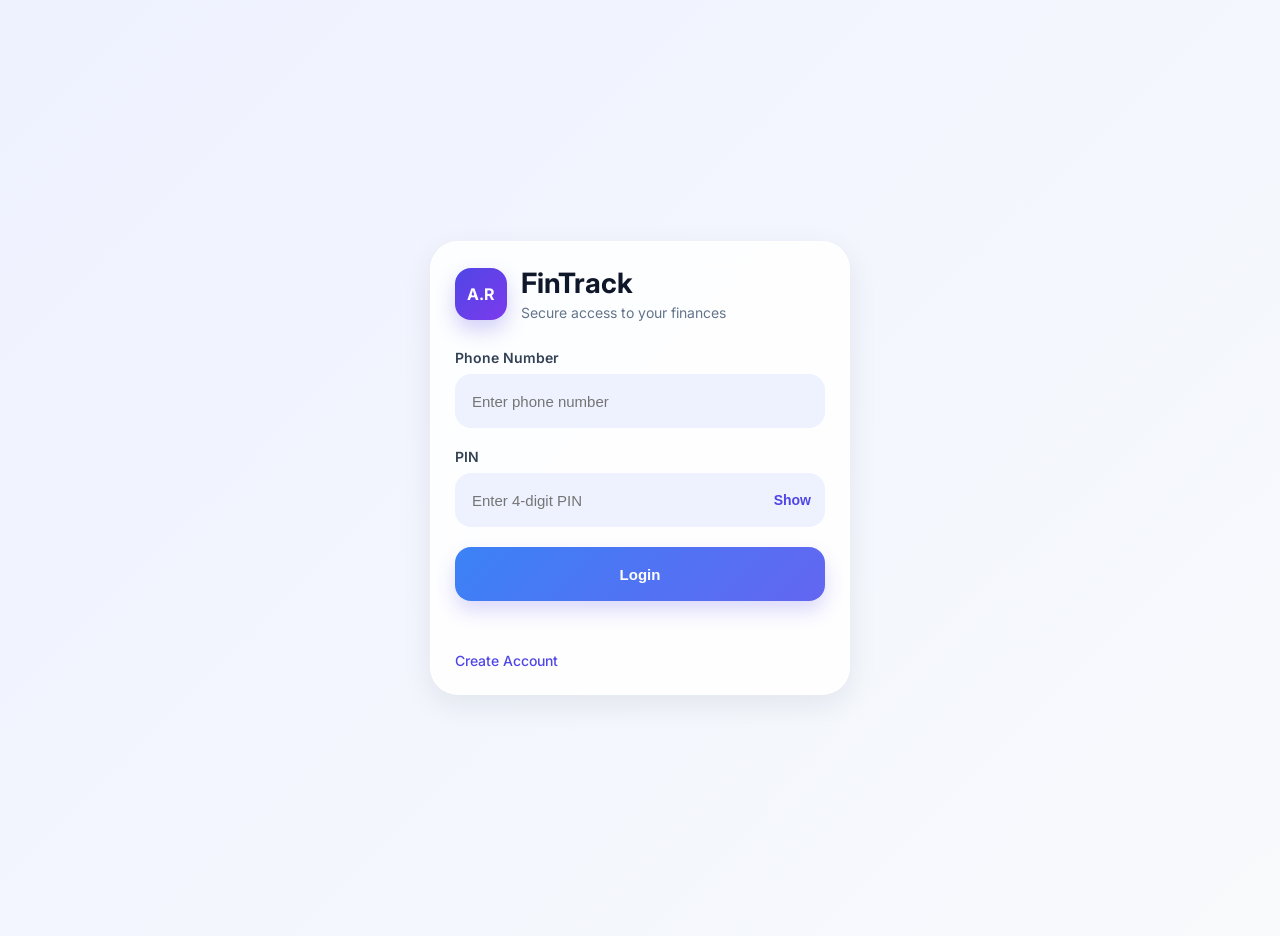
<file: index.html>
<!DOCTYPE html>
<html lang="en">

<head>

    <meta charset="UTF-8">

    <meta
        name="viewport"
        content="width=device-width, initial-scale=1.0"
    >

    <title>Login - FinTrack</title>

    <link
        rel="stylesheet"
        href="css/style.css"
    >

</head>

<body>

    <div class="page-shell">

        <div class="login-card">

            <div class="login-brand">

                <div class="brand-mark">
                    A.R
                </div>

                <div>

                    <h1>FinTrack</h1>

                    <p>
                        Secure access to your finances
                    </p>

                </div>

            </div>

            <form
                id="loginForm"
                class="login-form"
                novalidate
            >

                <!-- PHONE -->
                <div class="field-group">

                    <label for="phone">
                        Phone Number
                    </label>

                    <input
                        id="phone"
                        type="tel"
                        maxlength="10"
                        placeholder="Enter phone number"
                        autocomplete="tel"
                    />

                </div>

                <!-- PIN -->
                <div class="field-group">

                    <label for="pin">
                        PIN
                    </label>

                    <div class="pin-field">

                        <input
                            id="pin"
                            type="password"
                            maxlength="4"
                            placeholder="Enter 4-digit PIN"
                            autocomplete="current-password"
                        />

                        <button
                            type="button"
                            id="togglePin"
                            class="toggle-pin"
                        >
                            Show
                        </button>

                    </div>

                </div>

                <!-- LOGIN BUTTON -->
                <button
                    type="submit"
                    class="btn-primary"
                >
                    Login
                </button>

                <!-- MESSAGE -->
                <p
                    id="message"
                    class="message"
                ></p>

                <!-- REGISTER LINK -->
                <div class="meta-row">

                    <a
                        href="register.html"
                        class="meta-link"
                    >
                        Create Account
                    </a>

                </div>

            </form>

        </div>

    </div>

    <!-- LOGIN SCRIPT -->
    <script src="js/login.js"></script>

</body>

</html>
</file>
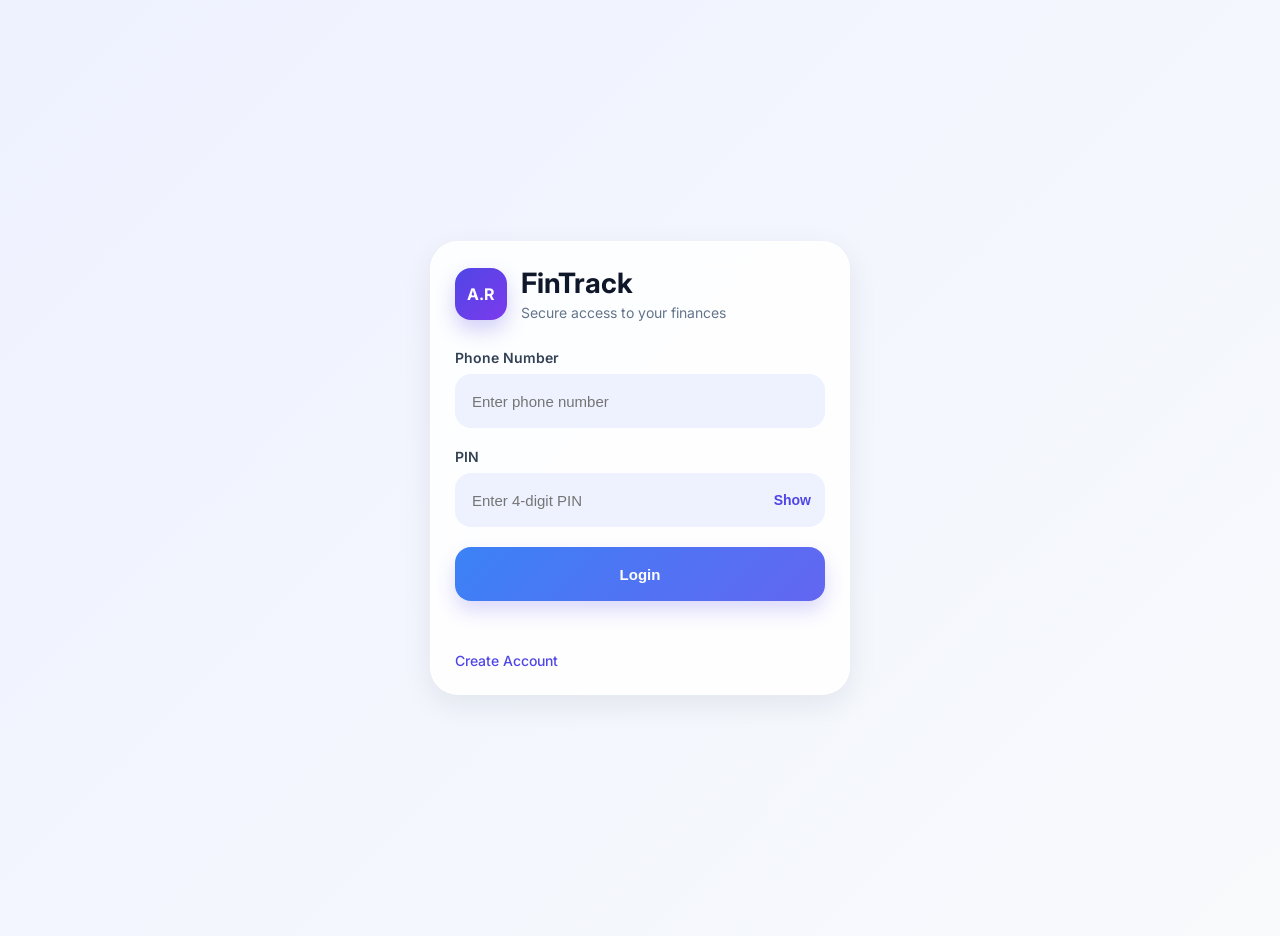
<file: add-expense.html>
<!DOCTYPE html>
<html lang="en">
<head>
    <meta charset="UTF-8">
    <meta name="viewport" content="width=device-width, initial-scale=1.0">
    <title>Add Expense - FinTrack</title>
    <link rel="stylesheet" href="css/style.css">
</head>
<body>
    <div class="page-shell">
        <div class="expense-card">

            <div class="expense-header">
                <div>
                    <button class="back-btn" onclick="window.location.href='dashboard.html'"> Back</button>
                    <h1>Add Expense</h1>
                    <p class="dashboard-subtitle">Track your spending easily.</p>
                </div>
                <div class="expense-art" aria-hidden="true">
                    <span class="coin coin-red coin-1"></span>
                    <span class="coin coin-pink coin-2"></span>
                    <span class="coin coin-red coin-3"></span>
                    <span class="bill bill-expense bill-1"></span>
                </div>
            </div>

            <form id="expenseForm" class="expense-form" novalidate>

                <div class="field-group">
                    <label for="amount">Amount</label>
                    <input type="number" id="amount" placeholder="Amount" min="1" />
                </div>

                <div class="field-group">
                    <label for="category">Category</label>
                    <select id="category">
                        <option value="">Select Category</option>
                        <option value="Food">Food</option>
                        <option value="Transport">Transport</option>
                        <option value="Shopping">Shopping</option>
                        <option value="Bills">Bills</option>
                        <option value="Entertainment">Entertainment</option>
                        <option value="Health">Health</option>
                        <option value="Other">Other</option>
                    </select>
                </div>

                <div class="field-group">
                    <label for="mode">Mode</label>
                    <select id="mode">
                        <option value="">Select Mode</option>
                        <option value="Cash">Cash</option>
                        <option value="Debit Card">Debit Card</option>
                        <option value="Credit Card">Credit Card</option>
                        <option value="UPI">UPI</option>
                        <option value="Other">Other</option>
                    </select>
                </div>

                <div class="field-group">
                    <label for="date">Date</label>
                    <input type="date" id="date" />
                </div>

                <div class="field-group hidden" id="otherCategoryWrapper">
                    <label for="otherCategory">Custom category</label>
                    <input type="text" id="otherCategory" placeholder="Custom category" />
                </div>

                <div class="field-group">
                    <label for="note">Note</label>
                    <input type="text" id="note" placeholder="Note" />
                </div>

                <button type="button" class="btn-primary" onclick="addExpense()">Add Expense</button>

                <p id="message" class="message"></p>

            </form>
        </div>
    </div>

    <script src="js/expense.js"></script>
</body>
</html>
</file>
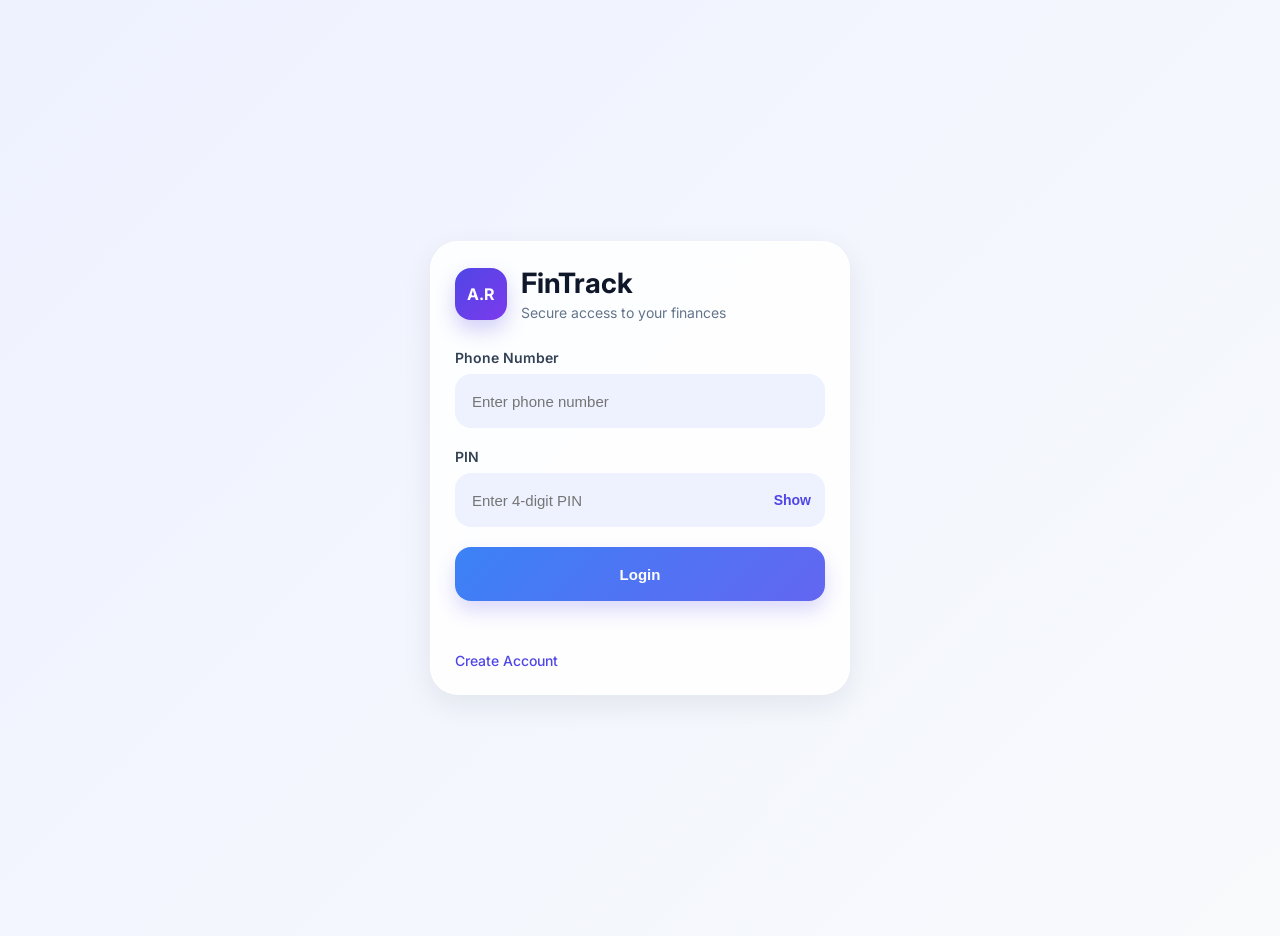
<file: add-income.html>
<!DOCTYPE html>
<html lang="en">
<head>
    <meta charset="UTF-8">
    <meta name="viewport" content="width=device-width, initial-scale=1.0">
    <title>Add Income - FinTrack</title>
    <link rel="stylesheet" href="css/style.css">
</head>
<body>
    <div class="page-shell">
        <div class="income-card">
            <div class="income-header">
                <div>
                    <button class="back-btn" onclick="window.location.href='dashboard.html'" aria-label="Back to Dashboard"> Back</button>
                    <h1>Add Income</h1>
                    <p class="dashboard-subtitle">Add your income sources quickly and easily.</p>
                </div>
                <div class="income-art" aria-hidden="true">
                    <span class="coin coin-gold coin-1"></span>
                    <span class="coin coin-green coin-2"></span>
                    <span class="coin coin-gold coin-3"></span>
                    <span class="bill bill-1"></span>
                </div>
            </div>

            <form id="incomeForm" class="income-form" novalidate>
                <div class="field-group">
                    <label for="amount">Amount</label>
                    <input type="number" id="amount" placeholder="Amount" min="1" />
                </div>

                <div class="field-group">
                    <label for="category">Category</label>
                    <select id="category">
                        <option value="">Select Category</option>
                        <option value="Salary">Salary</option>
                        <option value="Freelance">Freelance</option>
                        <option value="Business">Business</option>
                        <option value="Investment">Investment</option>
                        <option value="Gift">Gift</option>
                        <option value="Other">Other</option>
                    </select>
                </div>

                <div class="field-group">
                    <label for="mode">Mode</label>
                    <select id="mode">
                        <option value="">Select Mode</option>
                        <option value="Cash">Cash</option>
                        <option value="Bank">Bank</option>
                        <option value="Others">Others</option>
                    </select>
                </div>

                <div class="field-group">
                    <label for="date">Date</label>
                    <input type="date" id="date" />
                </div>

                <div class="field-group hidden" id="otherCategoryWrapper">
                    <label for="otherCategory">Custom category</label>
                    <input type="text" id="otherCategory" placeholder="Custom category" />
                </div>

                <div class="field-group">
                    <label for="note">Note</label>
                    <input type="text" id="note" placeholder="Note" />
                </div>

                <button type="button" class="btn-primary" onclick="addIncome()">Add Income</button>
                <p id="message" class="message"></p>
            </form>
        </div>
    </div>

    <script src="js/income.js"></script>
</body>
</html>
</file>
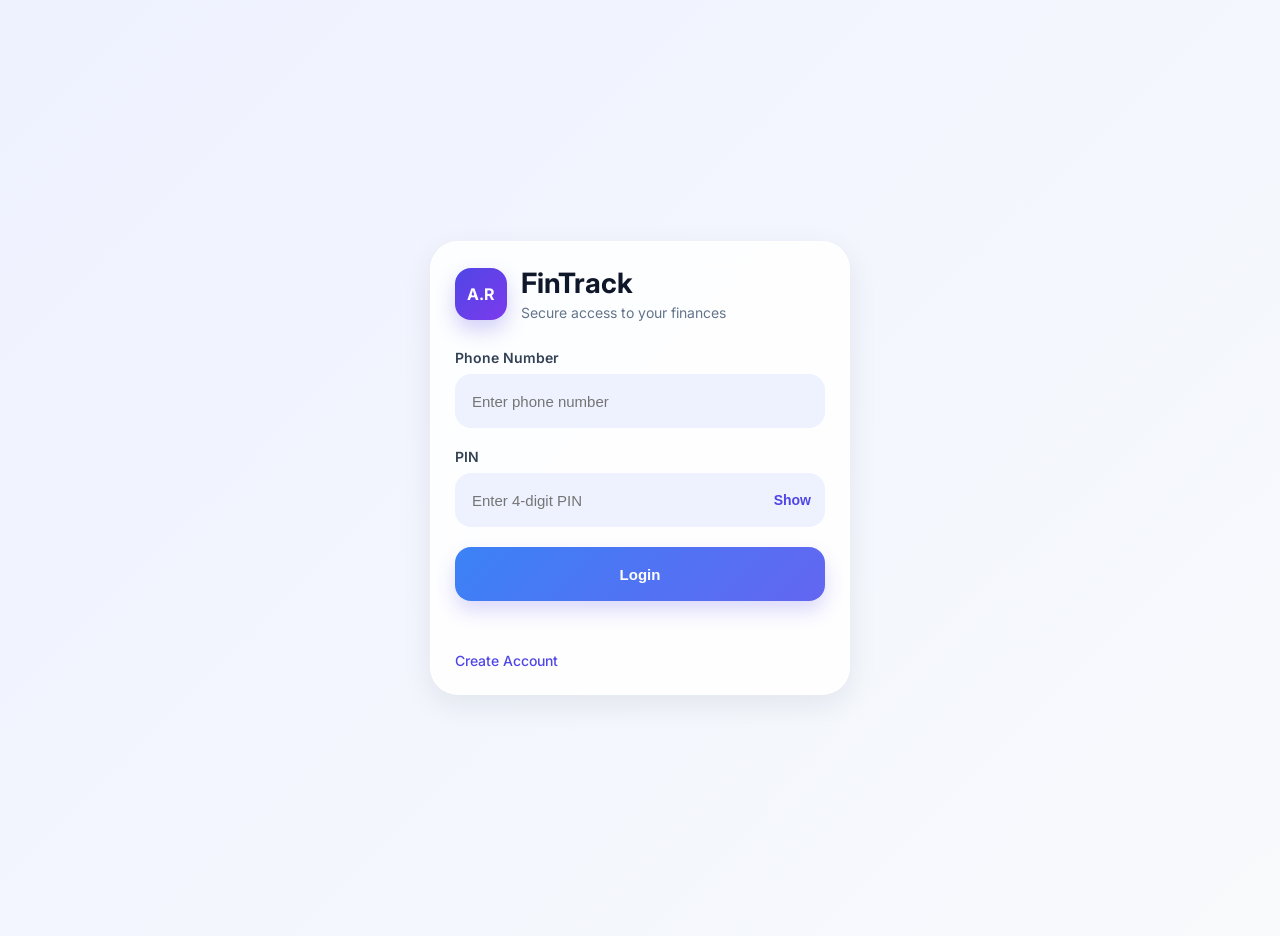
<file: dashboard.html>
<!DOCTYPE html>
<html lang="en">
<head>
    <meta charset="UTF-8">
    <meta name="viewport" content="width=device-width, initial-scale=1.0">
    <title>Dashboard - FinTrack</title>

    <link rel="stylesheet" href="css/style.css">
</head>

<body>

<div class="page-shell">

    <div class="dashboard-card">

        <!-- HEADER -->
        <header class="dashboard-header">

            <div>

                <h2 id="welcome"></h2>

                <p class="dashboard-subtitle">
                    Track your income, expenses, and stay on top of your goals.
                </p>

            </div>

            <button
                class="btn-secondary small"
                onclick="logout()"
            >
                Logout
            </button>

        </header>

        <!-- SUMMARY -->
        <div class="summary-cards">

            <div class="card">
                <h3>Balance</h3>
                <p id="balance">₹0</p>
            </div>

            <div class="card">
                <h3>Income</h3>
                <p id="income">₹0</p>
            </div>

            <div class="card">
                <h3>Expense</h3>
                <p id="expense">₹0</p>
            </div>

        </div>

        <!-- FEATURES -->
        <section class="dashboard-grid">

            <button
                class="dashboard-button"
                onclick="goToAddIncome()"
            >
                Add Income
            </button>

            <button
                class="dashboard-button"
                onclick="goToAddExpense()"
            >
                Add Expense
            </button>

            <button
                class="dashboard-button"
                onclick="goToViewTransactions()"
            >
                View Transactions
            </button>

            <button
                class="dashboard-button"
                onclick="goToAnalytics()"
            >
                Analytics Dashboard
            </button>

            <button
                class="dashboard-button"
                onclick="window.location.href='monthly-summary.html'"
            >
                Monthly Summary
            </button>

            <button
                class="dashboard-button"
                onclick="window.location.href='export-data.html'"
            >
                Export Data
            </button>

        </section>

        <!-- ACCOUNT ACTIONS -->
        <section class="dashboard-actions">

            <button
                class="btn-danger"
                onclick="deleteAccount()"
            >
                Delete Account
            </button>

        </section>

    </div>

</div>

<script src="js/dashboard.js"></script>

</body>
</html>
</file>
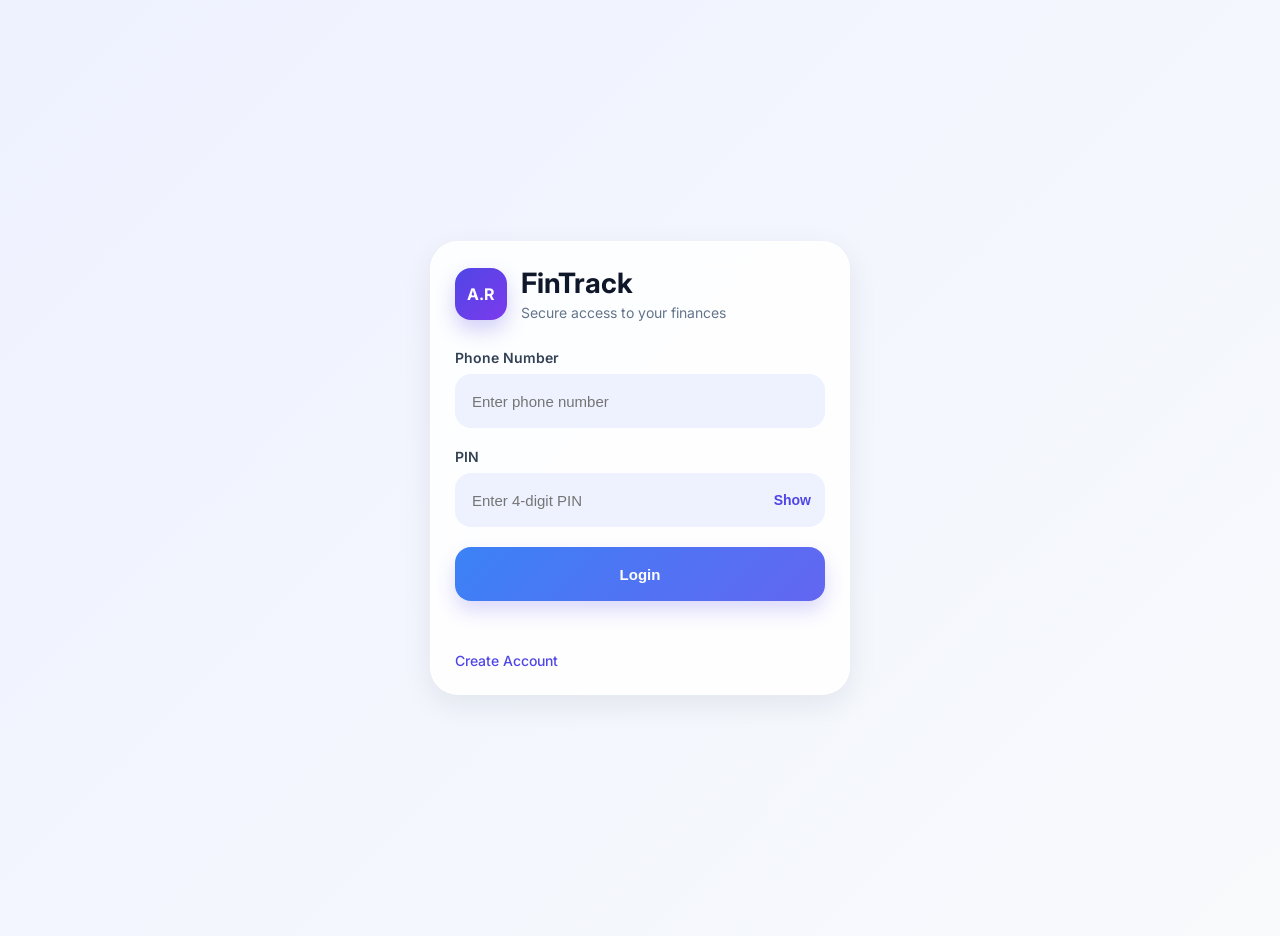
<file: export-data.html>
<!DOCTYPE html>
<html lang="en">
<head>
    <meta charset="UTF-8">
    <meta name="viewport" content="width=device-width, initial-scale=1.0">
    <title>Export Data - FinTrack</title>

    <link rel="stylesheet" href="css/style.css">
</head>

<body>

<div class="page-shell">

    <div class="transactions-card">

        <!-- HEADER -->
        <div class="transactions-header">

            <div>

                <button
                    class="back-btn"
                    onclick="window.location.href='dashboard.html'"
                >
                    Back
                </button>

                <h1>Export Data</h1>

                <p class="dashboard-subtitle">
                    Download your financial reports and transactions
                </p>

            </div>

        </div>

        <!-- EXPORT OPTIONS -->
        <div class="export-grid">

            <!-- EXPORT ALL -->
            <div class="card export-card">

                <h3>Export All Transactions</h3>

                <p>
                    Download complete income and expense history
                </p>

                <button
                    class="btn-primary"
                    onclick="exportAllTransactions()"
                >
                    Export CSV
                </button>

            </div>

            <!-- EXPORT INCOME -->
            <div class="card export-card">

                <h3>Export Income</h3>

                <p>
                    Download only income transactions
                </p>

                <button
                    class="btn-primary"
                    onclick="exportIncome()"
                >
                    Export Income CSV
                </button>

            </div>

            <!-- EXPORT EXPENSE -->
            <div class="card export-card">

                <h3>Export Expense</h3>

                <p>
                    Download only expense transactions
                </p>

                <button
                    class="btn-primary"
                    onclick="exportExpense()"
                >
                    Export Expense CSV
                </button>

            </div>

        </div>

        <!-- MONTHLY EXPORT -->
        <div class="chart-container">

            <h2>Monthly Export</h2>

            <div class="top-controls">

                <input
                    type="month"
                    id="monthSelector"
                    class="date-input"
                >

                <button
                    class="btn-primary"
                    onclick="exportMonthlyReport()"
                >
                    Export Monthly CSV
                </button>

            </div>

        </div>

    </div>

</div>

<script src="js/export-data.js"></script>

</body>
</html>
</file>
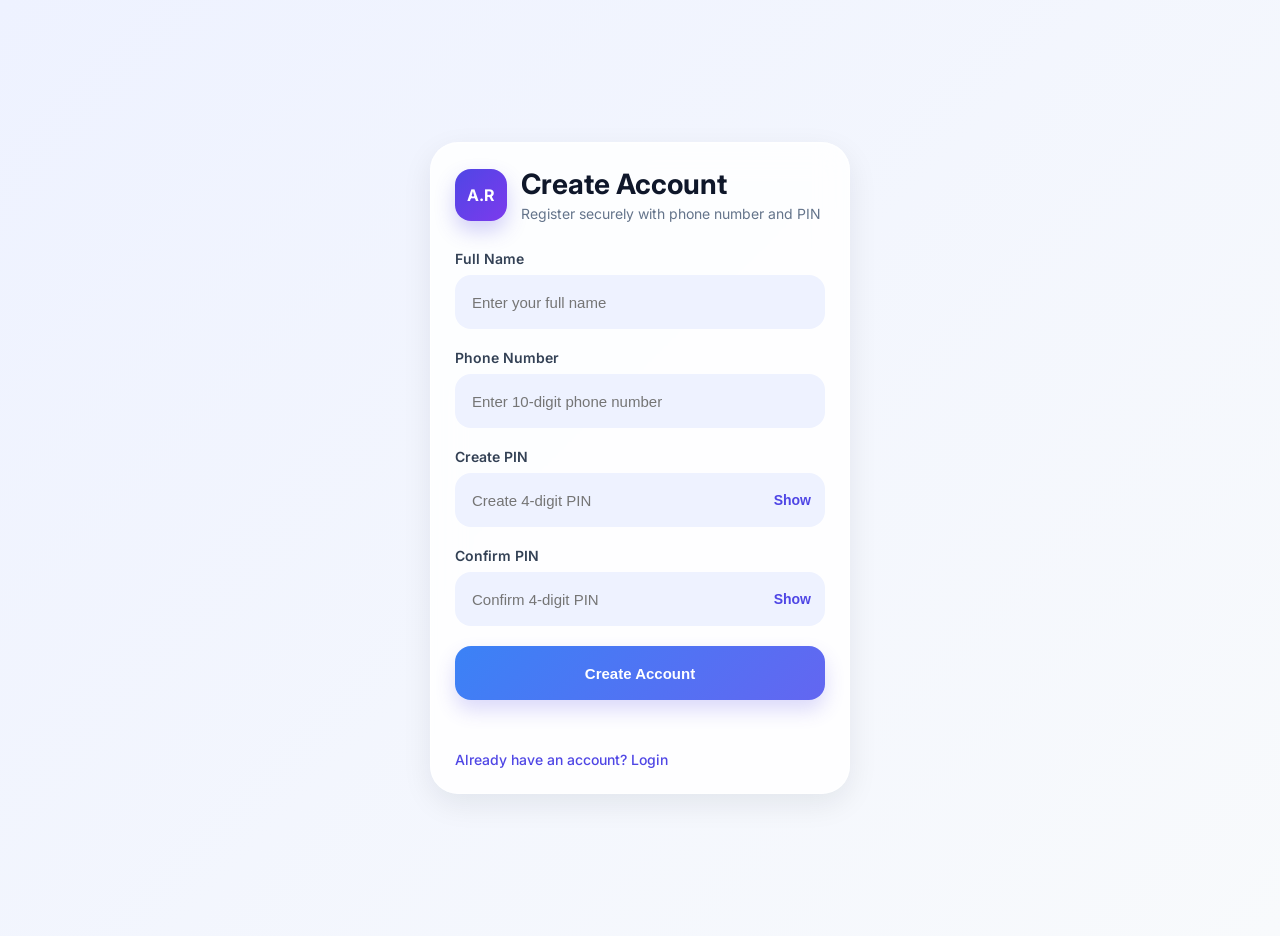
<file: register.html>
<!DOCTYPE html>
<html lang="en">

<head>

    <meta charset="UTF-8">

    <meta
        name="viewport"
        content="width=device-width, initial-scale=1.0"
    >

    <title>Create Account - FinTrack</title>

    <link
        rel="stylesheet"
        href="css/style.css"
    >

</head>

<body>

<div class="page-shell">

    <div class="login-card">

        <div class="login-brand">

            <div class="brand-mark">
                A.R
            </div>

            <div>

                <h1>Create Account</h1>

                <p>
                    Register securely with phone number and PIN
                </p>

            </div>

        </div>

        <form
            id="registerForm"
            class="login-form"
            novalidate
        >

            <!-- NAME -->
            <div class="field-group">

                <label for="name">
                    Full Name
                </label>

                <input
                    id="name"
                    type="text"
                    placeholder="Enter your full name"
                />

            </div>

            <!-- PHONE -->
            <div class="field-group">

                <label for="phone">
                    Phone Number
                </label>

                <input
                    id="phone"
                    type="tel"
                    maxlength="10"
                    placeholder="Enter 10-digit phone number"
                />

            </div>

            <!-- PIN -->
            <div class="field-group">

                <label for="pin">
                    Create PIN
                </label>

                <div class="pin-field">

                    <input
                        id="pin"
                        type="password"
                        maxlength="4"
                        placeholder="Create 4-digit PIN"
                    />

                    <button
                        type="button"
                        id="togglePin"
                        class="toggle-pin"
                    >
                        Show
                    </button>

                </div>

            </div>

            <!-- CONFIRM PIN -->
            <div class="field-group">

                <label for="confirmPin">
                    Confirm PIN
                </label>

                <div class="pin-field">

                    <input
                        id="confirmPin"
                        type="password"
                        maxlength="4"
                        placeholder="Confirm 4-digit PIN"
                    />

                    <button
                        type="button"
                        id="toggleConfirmPin"
                        class="toggle-pin"
                    >
                        Show
                    </button>

                </div>

            </div>

            <!-- REGISTER BUTTON -->
            <button
                type="submit"
                class="btn-primary"
            >
                Create Account
            </button>

            <!-- MESSAGE -->
            <p
                id="message"
                class="message"
            ></p>

            <!-- LOGIN LINK -->
            <div class="meta-row">

                <a
                    href="index.html"
                    class="meta-link"
                >
                    Already have an account? Login
                </a>

            </div>

        </form>

    </div>

</div>

<script src="js/auth.js"></script>

</body>

</html>
</file>
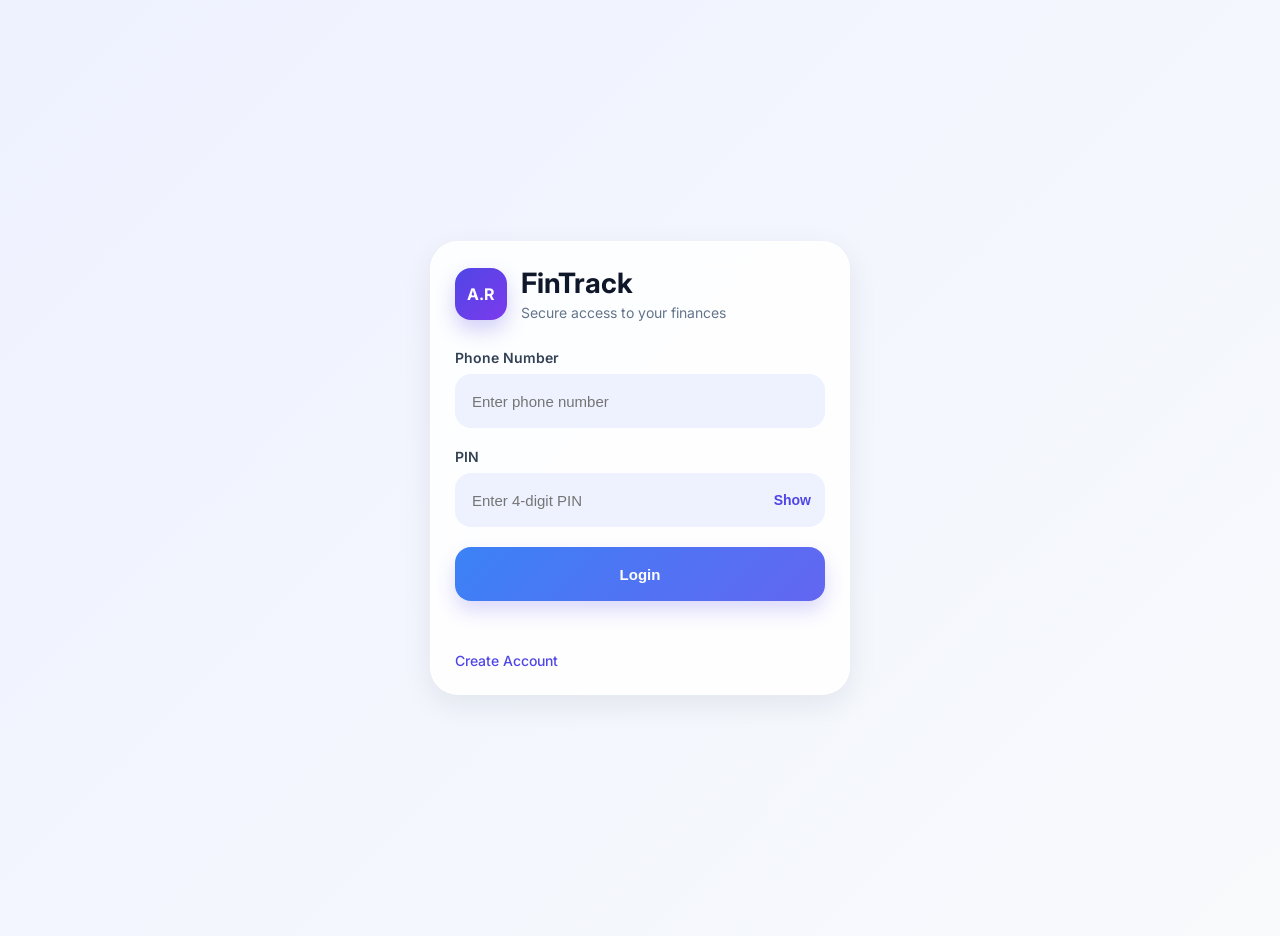
<file: view-transactions.html>
<!DOCTYPE html>
<html lang="en">
<head>
    <meta charset="UTF-8">
    <meta name="viewport" content="width=device-width, initial-scale=1.0">
    <title>View Transactions - FinTrack</title>
    <link rel="stylesheet" href="css/style.css">
</head>
<body>

<div class="page-shell">

    <div class="transactions-card">

        <!-- Header -->
        <div class="transactions-header">
            <div>
                <button class="back-btn" onclick="window.location.href='dashboard.html'">
                    Back
                </button>

                <h1>View Transactions</h1>

                <p class="dashboard-subtitle">
                    View and manage all your transactions.
                </p>
            </div>
        </div>

        <!-- Summary -->
        <div class="summary-cards">

            <div class="card">
                <h3>Total Income</h3>
                <p id="totalIncome">₹0</p>
            </div>

            <div class="card">
                <h3>Total Expense</h3>
                <p id="totalExpense">₹0</p>
            </div>

            <div class="card">
                <h3>Balance</h3>
                <p id="balance">₹0</p>
            </div>

        </div>

        <!-- FILTERS -->
<div class="top-controls">
                
    <!-- Category Filter -->
<select
    id="categoryFilter"
    onchange="filterByCategory()"
    class="date-input"
>
    <option value="">All Categories</option>

    <optgroup label="Income">
        <option value="Salary">Salary</option>
        <option value="Freelance">Freelance</option>
        <option value="Business">Business</option>
        <option value="Investment">Investment</option>
        <option value="Gift">Gift</option>
    </optgroup>

    <optgroup label="Expense">
        <option value="Food">Food</option>
        <option value="Travel">Travel</option>
        <option value="Shopping">Shopping</option>
        <option value="Bills">Bills</option>
        <option value="Medical">Medical</option>
        <option value="Entertainment">Entertainment</option>
    </optgroup>

</select>

    <!-- Date -->
    <input 
        type="date"
        id="dateFilter"
        onchange="filterByDate()"
        class="date-input"
    >

</div>

<!-- TYPE FILTERS -->
<div class="filter-buttons">

    <button class="filter-btn active" onclick="filterTransactions('all', event)">
        All
    </button>

    <button class="filter-btn income-btn" onclick="filterTransactions('income', event)">
        Income
    </button>

    <button class="filter-btn expense-btn" onclick="filterTransactions('expense', event)">
        Expense
    </button>

</div>

        <!-- Transactions Table -->
        <div class="transactions-table-container">

            <table class="transactions-table">

                <thead>
    <tr>
        <th>Date</th>
        <th>Type</th>
        <th>Amount</th>
        <th>Category</th>
        <th>Mode</th>
        <th>Note</th>
        <th>Actions</th>
    </tr>
</thead>

                <tbody id="transactionsTable">
                    <!-- Dynamic Data -->
                </tbody>

            </table>

        </div>

        <p id="message" class="message"></p>

        <div id="editModal" class="modal-backdrop" aria-hidden="true">
            <div class="modal-card">
                <h3>Edit Transaction</h3>

                <div class="field-group">
                    <label for="editAmount">Amount</label>
                    <input id="editAmount" type="number" min="1" />
                </div>

                <div class="field-group">
                    <label for="editCategory">Category</label>
                    <input id="editCategory" type="text" />
                </div>

                <div class="field-group">
                    <label for="editMode">Mode</label>
                    <select id="editMode">
                        <option value="Cash">Cash</option>
                        <option value="Bank">Bank</option>
                        <option value="Debit Card">Debit Card</option>
                        <option value="Credit Card">Credit Card</option>
                        <option value="UPI">UPI</option>
                        <option value="Other">Other</option>
                        <option value="Others">Others</option>
                    </select>
                </div>

                <div class="field-group">
                    <label for="editNote">Note</label>
                    <input id="editNote" type="text" />
                </div>

                <div class="modal-actions">
                    <button class="btn-primary" onclick="saveEditTransaction()">Save</button>
                    <button class="cancel" type="button" onclick="closeEditModal()">Cancel</button>
                </div>
            </div>
        </div>

    </div>

</div>

<script src="js/view-transactions.js"></script>

</body>
</html>
</file>
<file: css/style.css>
/* =========================
   GOOGLE FONT
========================= */
@import url('https://fonts.googleapis.com/css2?family=Inter:wght@400;500;600;700&display=swap');

/* =========================
   RESET
========================= */
*{
    margin:0;
    padding:0;
    box-sizing:border-box;
}

html{
    font-size:16px;
}

body{
    font-family:'Inter',sans-serif;
    background:linear-gradient(135deg,#eef2ff,#f8fafc);
    min-height:100vh;
    color:#0f172a;
    overflow-x:hidden;
    padding:18px;
}

/* =========================
   PAGE SHELL
========================= */
.page-shell{
    width:100%;
    min-height:100vh;
    display:flex;
    align-items:center;
    justify-content:center;
}

/* =========================
   MAIN CARDS
========================= */
.login-card,
.dashboard-card,
.transactions-card,
.analytics-card,
.income-card,
.expense-card{
    width:100%;
    max-width:420px;
    background:rgba(255,255,255,0.85);
    backdrop-filter:blur(16px);
    border-radius:28px;
    padding:24px;
    border:1px solid rgba(255,255,255,0.6);
    box-shadow:
        0 10px 30px rgba(15,23,42,0.08),
        inset 0 1px 0 rgba(255,255,255,0.5);
}

/* Bigger pages */
.dashboard-card,
.transactions-card,
.analytics-card{
    max-width:1000px;
}

/* =========================
   BRAND
========================= */
.login-brand{
    display:flex;
    align-items:center;
    gap:14px;
    margin-bottom:28px;
}

.brand-mark{
    width:52px;
    height:52px;
    border-radius:16px;
    display:flex;
    align-items:center;
    justify-content:center;
    background:linear-gradient(135deg,#4f46e5,#7c3aed);
    color:#fff;
    font-weight:700;
    font-size:16px;
    box-shadow:0 10px 20px rgba(79,70,229,0.25);
}

.login-brand h1{
    font-size:28px;
    font-weight:700;
    margin-bottom:4px;
}

.login-brand p{
    font-size:14px;
    color:#64748b;
}

/* =========================
   FORMS
========================= */
.login-form,
.income-form,
.expense-form{
    display:flex;
    flex-direction:column;
    gap:20px;
}

.field-group{
    display:flex;
    flex-direction:column;
    gap:8px;
}

.field-group label{
    font-size:14px;
    font-weight:600;
    color:#334155;
}

input,
select{
    width:100%;
    height:54px;
    border:none;
    outline:none;
    border-radius:16px;
    padding:0 16px;
    font-size:15px;
    background:#eef2ff;
    color:#0f172a;
    border:1px solid transparent;
    transition:0.3s ease;
}

input:focus,
select:focus{
    background:#fff;
    border-color:#6366f1;
    box-shadow:0 0 0 4px rgba(99,102,241,0.12);
}

/* =========================
   PIN FIELD
========================= */
.pin-field{
    position:relative;
    display:flex;
    align-items:center;
}

.toggle-pin{
    position:absolute;
    right:14px;
    border:none;
    background:none;
    color:#4f46e5;
    font-weight:600;
    cursor:pointer;
    font-size:14px;
}

/* =========================
   BUTTONS
========================= */
.btn-primary,
.dashboard-button{
    width:100%;
    height:54px;
    border:none;
    border-radius:16px;
    background:linear-gradient(135deg,#3b82f6,#6366f1);
    color:#fff;
    font-size:15px;
    font-weight:600;
    cursor:pointer;
    transition:0.3s ease;
    box-shadow:0 10px 20px rgba(79,70,229,0.2);
}

.btn-primary:hover,
.dashboard-button:hover{
    transform:translateY(-2px);
}

.btn-secondary{
    border:none;
    background:#e2e8f0;
    color:#0f172a;
    padding:12px 18px;
    border-radius:14px;
    cursor:pointer;
    font-weight:600;
}

.btn-danger{
    border:none;
    background:linear-gradient(135deg,#ef4444,#dc2626);
    color:#fff;
    padding:14px 20px;
    border-radius:16px;
    cursor:pointer;
    font-weight:600;
    width:100%;
}

.back-btn{
    border:none;
    background:#eef2ff;
    color:#4338ca;
    padding:10px 16px;
    border-radius:14px;
    cursor:pointer;
    margin-bottom:18px;
    font-weight:600;
}

/* =========================
   LINKS
========================= */
.meta-row{
    margin-top:4px;
}

.meta-link{
    text-decoration:none;
    color:#4f46e5;
    font-size:14px;
    font-weight:500;
}

.meta-link:hover{
    text-decoration:underline;
}

/* =========================
   MESSAGE
========================= */
.message{
    text-align:center;
    font-size:14px;
    margin-top:5px;
    color:#16a34a;
}

/* =========================
   HEADERS
========================= */
.dashboard-header,
.transactions-header,
.analytics-header,
.income-header,
.expense-header{
    display:flex;
    justify-content:space-between;
    gap:20px;
    margin-bottom:28px;
    flex-wrap:wrap;
}

.dashboard-header h2,
.transactions-header h1,
.analytics-header h1,
.income-header h1,
.expense-header h1{
    font-size:30px;
    margin-bottom:8px;
}

.dashboard-subtitle,
.analytics-subtitle{
    color:#64748b;
    line-height:1.5;
    font-size:14px;
}

/* =========================
   SUMMARY CARDS
========================= */
.summary-cards,
.analytics-summary-cards{
    display:grid;
    grid-template-columns:repeat(auto-fit,minmax(180px,1fr));
    gap:16px;
    margin-bottom:24px;
}

.card,
.analytics-card-item,
.export-card{
    background:rgba(255,255,255,0.9);
    border-radius:22px;
    padding:22px;
    box-shadow:0 8px 20px rgba(15,23,42,0.05);
    border:1px solid rgba(226,232,240,0.8);
}

.card h3,
.analytics-card-item h3{
    color:#64748b;
    font-size:14px;
    margin-bottom:12px;
}

.card p,
.analytics-card-item p{
    font-size:26px;
    font-weight:700;
}

/* =========================
   DASHBOARD GRID
========================= */
.dashboard-grid,
.export-grid{
    display:grid;
    grid-template-columns:repeat(auto-fit,minmax(200px,1fr));
    gap:16px;
    margin-bottom:24px;
}

/* =========================
   TOP CONTROLS
========================= */
.top-controls{
    display:flex;
    gap:14px;
    flex-wrap:wrap;
    margin-bottom:24px;
}

.date-input{
    min-width:200px;
}

/* =========================
   FILTER BUTTONS
========================= */
.filter-buttons{
    display:flex;
    gap:12px;
    flex-wrap:wrap;
    margin-bottom:24px;
}

.filter-btn{
    border:none;
    background:#eef2ff;
    color:#4338ca;
    padding:12px 18px;
    border-radius:14px;
    cursor:pointer;
    font-weight:600;
}

.filter-btn.active{
    background:linear-gradient(135deg,#3b82f6,#6366f1);
    color:#fff;
}

/* =========================
   TABLES
========================= */
.transactions-table-container{
    width:100%;
    overflow-x:auto;
    border-radius:20px;
}

.transactions-table{
    width:100%;
    min-width:700px;
    border-collapse:collapse;
    background:#fff;
    overflow:hidden;
}

.transactions-table th{
    background:#eef2ff;
    color:#4338ca;
    padding:16px;
    text-align:left;
    font-size:14px;
}

.transactions-table td{
    padding:16px;
    border-bottom:1px solid #e2e8f0;
    font-size:14px;
}

.transactions-table tr:hover{
    background:#f8fafc;
}

/* =========================
   CHARTS
========================= */
.chart-container{
    background:#fff;
    border-radius:24px;
    padding:22px;
    margin-top:22px;
    box-shadow:0 8px 20px rgba(15,23,42,0.05);
}

.chart-container h2{
    margin-bottom:18px;
    font-size:20px;
}

/* =========================
   MODAL
========================= */
.modal-backdrop{
    position:fixed;
    inset:0;
    background:rgba(15,23,42,0.55);
    display:none;
    align-items:center;
    justify-content:center;
    padding:20px;
    z-index:999;
}

.modal-card{
    width:100%;
    max-width:420px;
    background:#fff;
    border-radius:24px;
    padding:24px;
}

.modal-card h3{
    margin-bottom:20px;
}

.modal-actions{
    display:flex;
    gap:12px;
    margin-top:20px;
}

.cancel{
    flex:1;
    border:none;
    border-radius:16px;
    background:#e2e8f0;
    cursor:pointer;
    font-weight:600;
}

/* =========================
   HIDDEN
========================= */
.hidden{
    display:none;
}

/* =========================
   MOBILE RESPONSIVE
========================= */
@media(max-width:768px){

    body{
        padding:12px;
    }

    .login-card,
    .dashboard-card,
    .transactions-card,
    .analytics-card,
    .income-card,
    .expense-card{
        padding:20px;
        border-radius:24px;
    }

    .dashboard-header,
    .transactions-header,
    .analytics-header,
    .income-header,
    .expense-header{
        flex-direction:column;
        align-items:flex-start;
    }

    .dashboard-header h2,
    .transactions-header h1,
    .analytics-header h1,
    .income-header h1,
    .expense-header h1{
        font-size:24px;
    }

    .summary-cards,
    .analytics-summary-cards,
    .dashboard-grid,
    .export-grid{
        grid-template-columns:1fr;
    }

    .top-controls{
        flex-direction:column;
    }

    .date-input{
        width:100%;
    }

    .card p,
    .analytics-card-item p{
        font-size:22px;
    }

    .transactions-table{
        min-width:650px;
    }
}

/* =========================
   EXTRA SMALL DEVICES
========================= */
@media(max-width:480px){

    html{
        font-size:15px;
    }

    .login-brand h1{
        font-size:24px;
    }

    .brand-mark{
        width:48px;
        height:48px;
    }

    input,
    select,
    .btn-primary,
    .dashboard-button{
        height:52px;
    }

    .card,
    .analytics-card-item,
    .export-card{
        padding:18px;
    }
}
</file>
